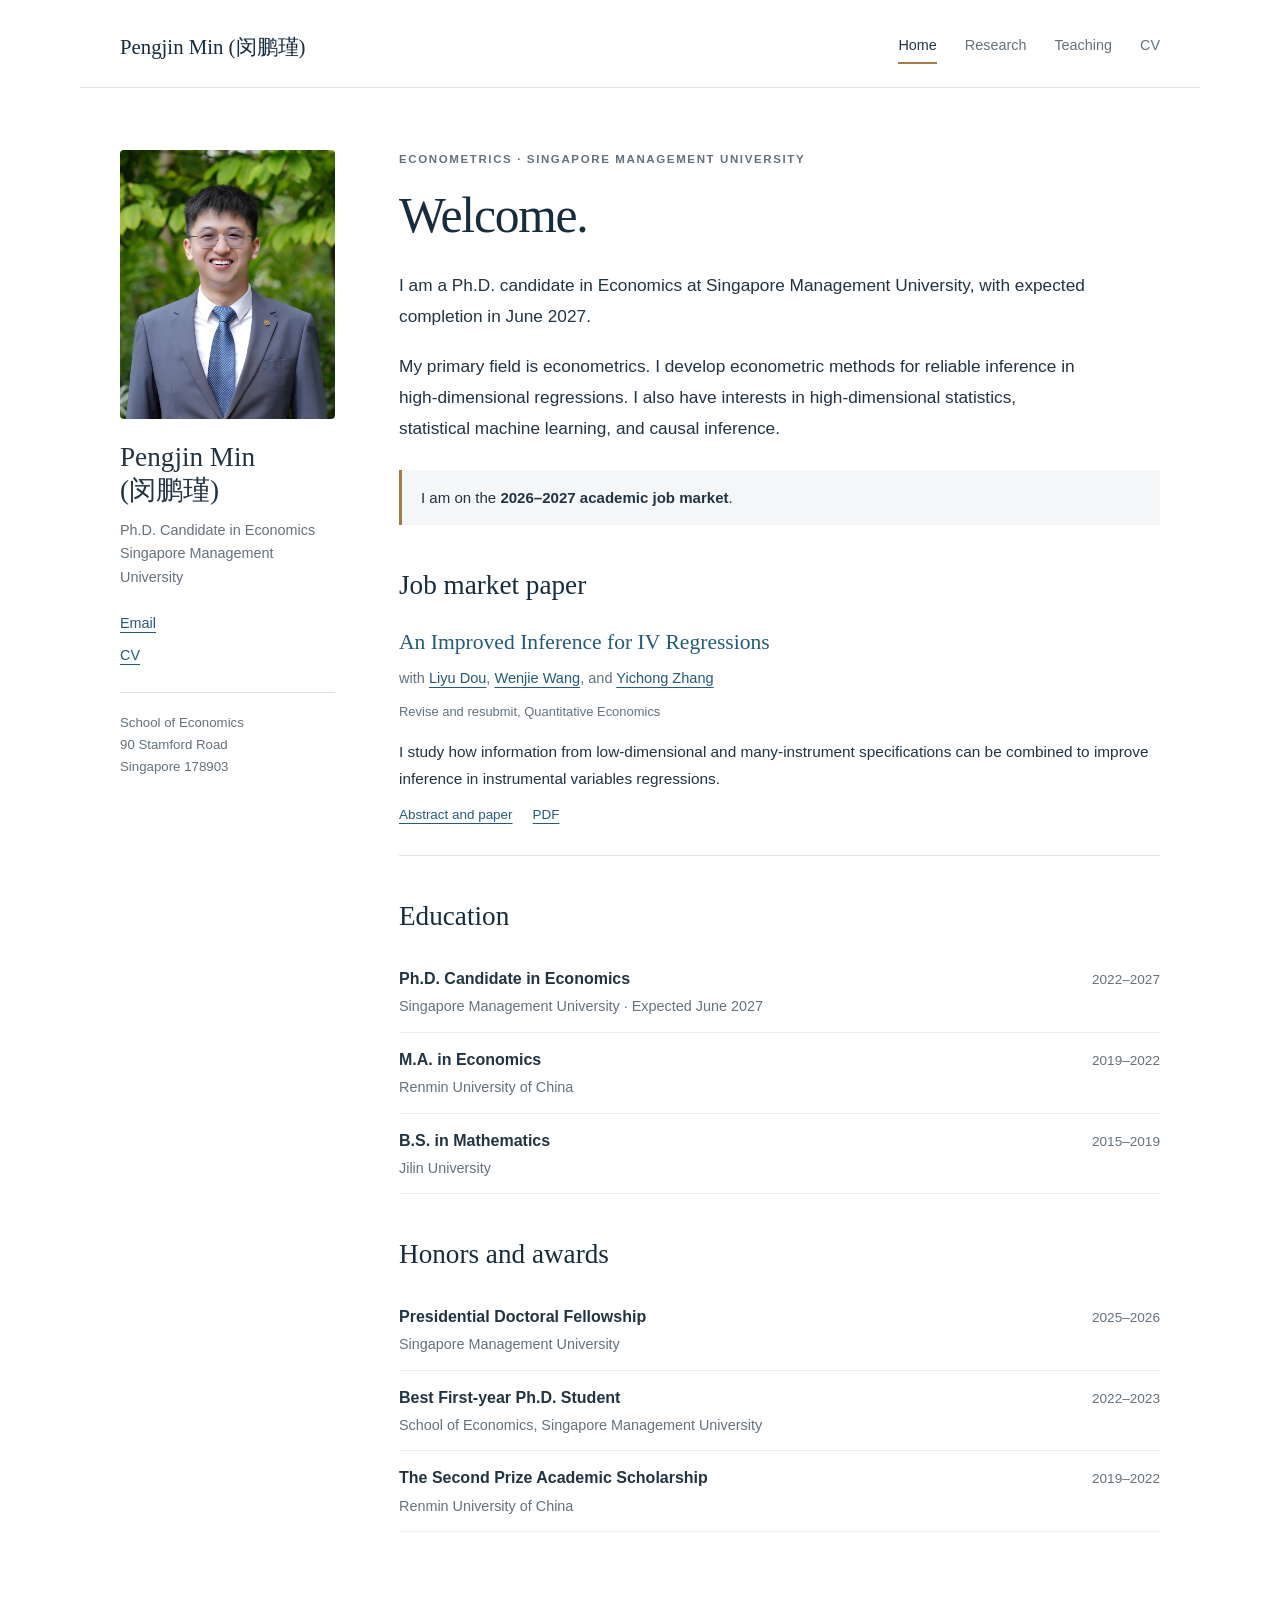
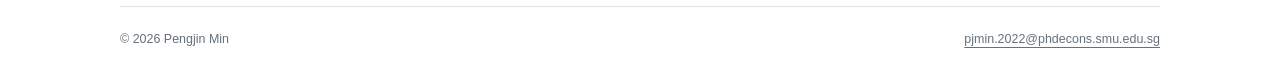
<file: index.html>
<!doctype html>
<html lang="en">
<head>
  <meta charset="utf-8">
  <meta name="viewport" content="width=device-width,initial-scale=1">
  <title>Home | Pengjin Min</title>
  <meta name="description" content="Pengjin Min is a Ph.D. candidate in Economics at Singapore Management University. Research in econometrics, high-dimensional statistics, statistical machine learning, and causal inference.">
  <meta name="theme-color" content="#223342">
  <link rel="canonical" href="https://minpj1997.github.io/">
  <meta property="og:type" content="website">
  <meta property="og:title" content="Home | Pengjin Min">
  <meta property="og:description" content="Pengjin Min is a Ph.D. candidate in Economics at Singapore Management University. Research in econometrics, high-dimensional statistics, statistical machine learning, and causal inference.">
  <meta property="og:url" content="https://minpj1997.github.io/">
  <link rel="stylesheet" href="assets/style.css">
  <link rel="icon" href="assets/favicon.svg" type="image/svg+xml">
  <script type="application/ld+json">{"@context": "https://schema.org", "@type": "Person", "name": "Pengjin Min", "url": "https://minpj1997.github.io/", "jobTitle": "Ph.D. Candidate in Economics", "affiliation": {"@type": "CollegeOrUniversity", "name": "Singapore Management University"}, "email": "mailto:pjmin.2022@phdecons.smu.edu.sg"}</script>
  
</head>
<body>
  <a class="skip" href="#main">Skip to content</a>
  <header class="site-header"><a class="wordmark" href="index.html">Pengjin Min (闵鹏瑾)</a><nav class="nav" aria-label="Main navigation"><a href="index.html" aria-current="page">Home</a><a href="research.html">Research</a><a href="teaching.html">Teaching</a><a href="files/Pengjin_Min_CV.pdf">CV</a></nav></header>
  <div class="layout">
    <aside class="profile" aria-label="Profile and contact">
      <img class="profile-photo" src="assets/pengjin-min.jpg" alt="Portrait of Pengjin Min" width="800" height="1200" decoding="async">
      <p class="profile-name">Pengjin Min <span style="white-space:nowrap">(闵鹏瑾)</span></p>
      <p class="role">Ph.D. Candidate in Economics<br>Singapore Management University</p>
      <ul><li><a href="mailto:pjmin.2022@phdecons.smu.edu.sg">Email</a></li><li><a href="files/Pengjin_Min_CV.pdf">CV</a></li></ul>
      <p class="contact-address">School of Economics<br>90 Stamford Road<br>Singapore 178903</p>
    </aside>
    <main id="main"><p class="kicker">Econometrics · Singapore Management University</p>
<h1>Welcome.</h1>
<div class="intro"><p>I am a Ph.D. candidate in Economics at Singapore Management University, with expected completion in June 2027.</p><p>My primary field is econometrics. I develop econometric methods for reliable inference in high-dimensional regressions. I also have interests in high-dimensional statistics, statistical machine learning, and causal inference.</p></div>
<div class="market"><p>I am on the <strong>2026–2027 academic job market</strong>.</p></div>
<h2>Job market paper</h2>
<article class="paper"><h3><a href="papers/iv-inference.html">An Improved Inference for IV Regressions</a></h3><p class="coauthors">with <a href="https://sites.google.com/view/liyudou/">Liyu Dou</a>, <a href="https://sites.google.com/site/wenjiemetrics/home">Wenjie Wang</a>, and <a href="https://sites.google.com/site/yichongzhang86/">Yichong Zhang</a></p><p class="status">Revise and resubmit, Quantitative Economics</p><p class="paper-summary">I study how information from low-dimensional and many-instrument specifications can be combined to improve inference in instrumental variables regressions.</p><div class="paper-links"><a href="papers/iv-inference.html">Abstract and paper</a><a href="https://arxiv.org/pdf/2506.23816">PDF</a></div></article>
<h2>Education</h2><div class="entry"><div><strong>Ph.D. Candidate in Economics</strong><p>Singapore Management University · Expected June 2027</p></div><time>2022–2027</time></div><div class="entry"><div><strong>M.A. in Economics</strong><p>Renmin University of China</p></div><time>2019–2022</time></div><div class="entry"><div><strong>B.S. in Mathematics</strong><p>Jilin University</p></div><time>2015–2019</time></div><h2>Honors and awards</h2><div class="entry"><div><strong>Presidential Doctoral Fellowship</strong><p>Singapore Management University</p></div><time>2025–2026</time></div><div class="entry"><div><strong>Best First-year Ph.D. Student</strong><p>School of Economics, Singapore Management University</p></div><time>2022–2023</time></div><div class="entry"><div><strong>The Second Prize Academic Scholarship</strong><p>Renmin University of China</p></div><time>2019–2022</time></div></main>
  </div>
  <footer class="site-footer"><span>© 2026 Pengjin Min</span><a href="mailto:pjmin.2022@phdecons.smu.edu.sg">pjmin.2022@phdecons.smu.edu.sg</a></footer>
</body>
</html>
</file>
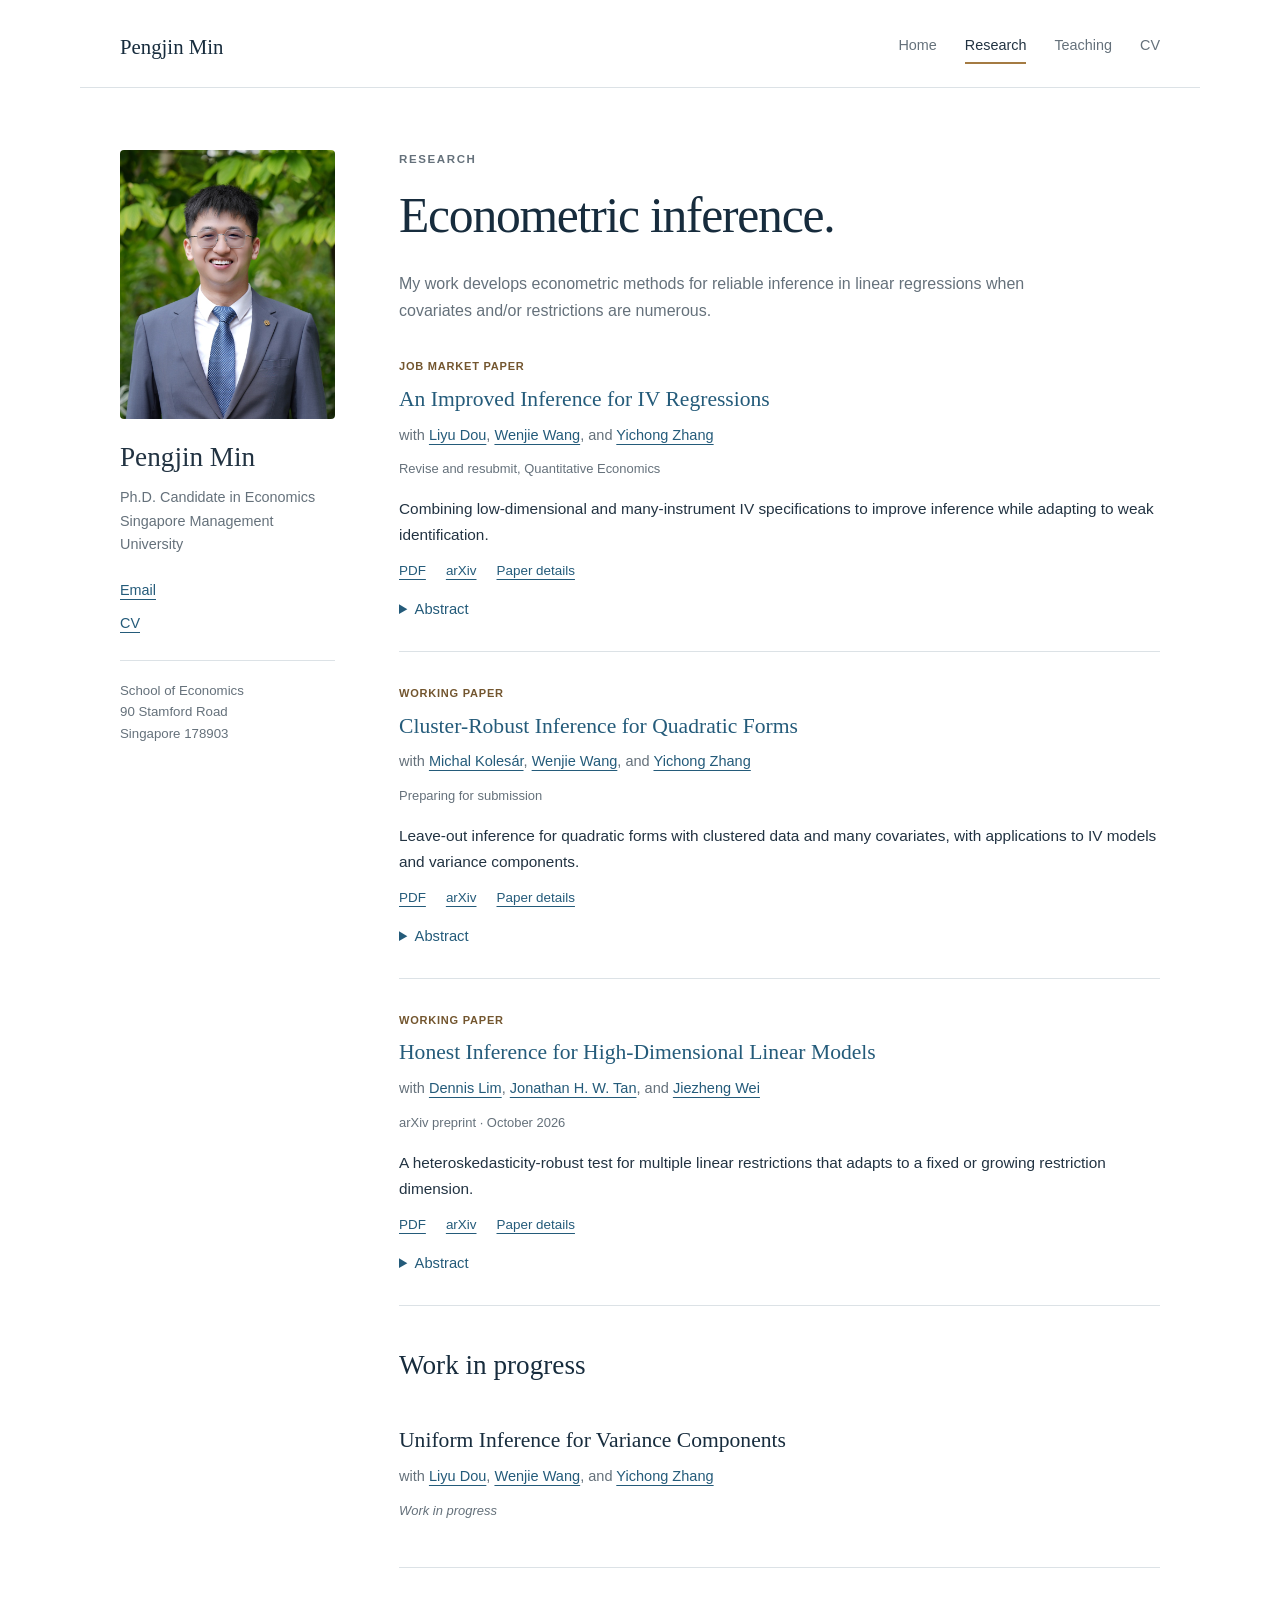
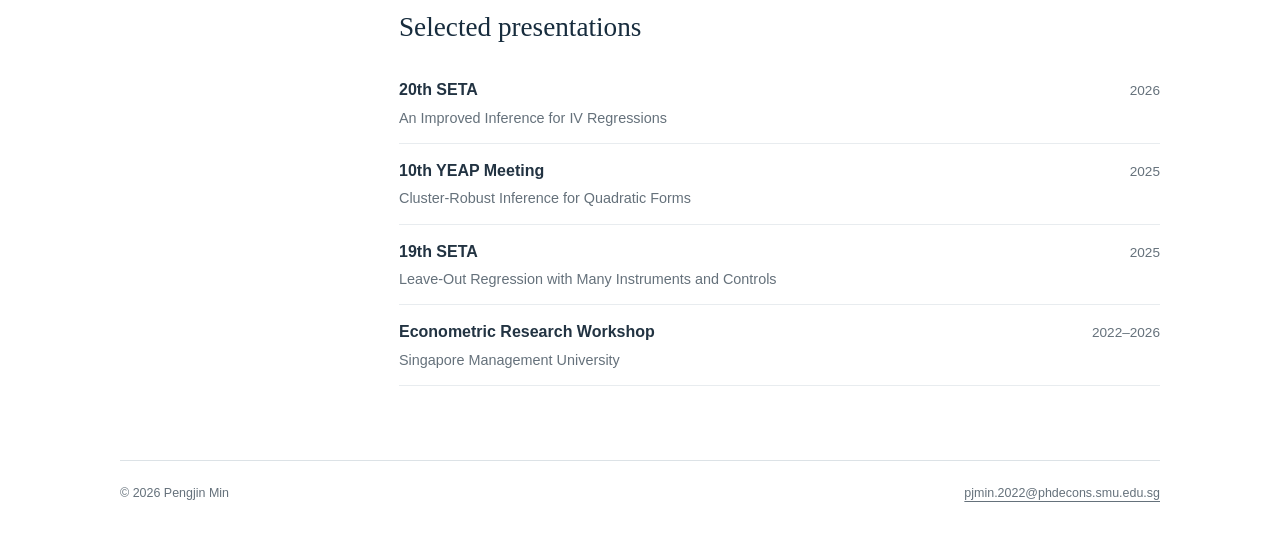
<file: research.html>
<!doctype html>
<html lang="en">
<head>
  <meta charset="utf-8">
  <meta name="viewport" content="width=device-width,initial-scale=1">
  <title>Research | Pengjin Min</title>
  <meta name="description" content="Pengjin Min is a Ph.D. candidate in Economics at Singapore Management University. Research in econometrics, high-dimensional statistics, statistical machine learning, and causal inference.">
  <meta name="theme-color" content="#223342">
  <link rel="canonical" href="https://minpj1997.github.io/research.html">
  <meta property="og:type" content="website">
  <meta property="og:title" content="Research | Pengjin Min">
  <meta property="og:description" content="Pengjin Min is a Ph.D. candidate in Economics at Singapore Management University. Research in econometrics, high-dimensional statistics, statistical machine learning, and causal inference.">
  <meta property="og:url" content="https://minpj1997.github.io/research.html">
  <link rel="stylesheet" href="assets/style.css">
  <link rel="icon" href="assets/favicon.svg" type="image/svg+xml">
  <script type="application/ld+json">{"@context": "https://schema.org", "@type": "Person", "name": "Pengjin Min", "url": "https://minpj1997.github.io/", "jobTitle": "Ph.D. Candidate in Economics", "affiliation": {"@type": "CollegeOrUniversity", "name": "Singapore Management University"}, "email": "mailto:pjmin.2022@phdecons.smu.edu.sg"}</script>
  
</head>
<body>
  <a class="skip" href="#main">Skip to content</a>
  <header class="site-header"><a class="wordmark" href="index.html">Pengjin Min</a><nav class="nav" aria-label="Main navigation"><a href="index.html">Home</a><a href="research.html" aria-current="page">Research</a><a href="teaching.html">Teaching</a><a href="files/Pengjin_Min_CV.pdf">CV</a></nav></header>
  <div class="layout">
    <aside class="profile" aria-label="Profile and contact">
      <img class="profile-photo" src="assets/pengjin-min.jpg" alt="Portrait of Pengjin Min" width="800" height="1200" decoding="async">
      <p class="profile-name">Pengjin Min</p>
      <p class="role">Ph.D. Candidate in Economics<br>Singapore Management University</p>
      <ul><li><a href="mailto:pjmin.2022@phdecons.smu.edu.sg">Email</a></li><li><a href="files/Pengjin_Min_CV.pdf">CV</a></li></ul>
      <p class="contact-address">School of Economics<br>90 Stamford Road<br>Singapore 178903</p>
    </aside>
    <main id="main"><p class="kicker">Research</p><h1>Econometric inference.</h1><p class="section-lead">My work develops econometric methods for reliable inference in linear regressions when covariates and/or restrictions are numerous.</p><article class="paper" id="iv-inference"><span class="tag">Job market paper</span><h2><a href="papers/iv-inference.html">An Improved Inference for IV Regressions</a></h2><p class="coauthors">with <a href="https://sites.google.com/view/liyudou/">Liyu Dou</a>, <a href="https://sites.google.com/site/wenjiemetrics/home">Wenjie Wang</a>, and <a href="https://sites.google.com/site/yichongzhang86/">Yichong Zhang</a></p><p class="status">Revise and resubmit, Quantitative Economics</p><p class="paper-summary">Combining low-dimensional and many-instrument IV specifications to improve inference while adapting to weak identification.</p><div class="paper-links"><a href="https://arxiv.org/pdf/2506.23816">PDF</a><a href="https://arxiv.org/abs/2506.23816">arXiv</a><a href="papers/iv-inference.html">Paper details</a></div><details><summary>Abstract</summary><p>Empirical applications of instrumental variables (IV) regressions often involve both low-dimensional and high-dimensional sets of instruments. In Angrist and Krueger (1991), the quarter-of-birth instruments generate a much larger set that includes many interaction-based technical instruments; in shift-share designs considered in Goldsmith-Pinkham, Sorkin, and Swift (2020), a single IV aggregates many underlying base instruments. To improve inference in such settings, this paper proposes a combination test that integrates low- and high-dimensional IV specifications. The test linearly combines a cluster-robust Wald statistic based on low-dimensional IVs with leave-cluster-out Lagrange multiplier (LM) and Anderson-Rubin (AR) statistics constructed from the many IVs. We establish the joint asymptotic normality of these statistics and show that the proposed test is asymptotically optimal within a broad class of tests. The procedure yields costless efficiency improvements, automatically adapts to weak identification of the many instruments, and provides a practical rule of thumb for assessing these gains.</p></details></article><article class="paper" id="quadratic-forms"><span class="tag">Working paper</span><h2><a href="papers/quadratic-forms.html">Cluster-Robust Inference for Quadratic Forms</a></h2><p class="coauthors">with <a href="https://www.princeton.edu/~mkolesar/">Michal Kolesár</a>, <a href="https://sites.google.com/site/wenjiemetrics/home">Wenjie Wang</a>, and <a href="https://sites.google.com/site/yichongzhang86/">Yichong Zhang</a></p><p class="status">Preparing for submission</p><p class="paper-summary">Leave-out inference for quadratic forms with clustered data and many covariates, with applications to IV models and variance components.</p><div class="paper-links"><a href="https://arxiv.org/pdf/2602.13537">PDF</a><a href="https://arxiv.org/abs/2602.13537">arXiv</a><a href="papers/quadratic-forms.html">Paper details</a></div><details><summary>Abstract</summary><p>We study inference for quadratic forms of regression coefficients with many covariates. We develop a unifying framework that allows for clustering with diverging cluster sizes, and covers design-based inference on treatment effects, model-based inference on variance components, testing many linear restrictions, and instrumental variables models with many instruments and controls. We show that, in the presence of many controls, existing methods do not yield valid inference in the design-based setting. We develop a novel jackknife variance estimator that yields valid, but conservative inference, and a leave-three-cluster-out estimator that is more computationally involved but is asymptotically exact, up to a nonnegative heterogeneity term that cannot be avoided. For the model-based applications, we propose a different jackknife variance estimator that leads to conservative inference in general, but is asymptotically exact if the number of controls grows more slowly than the sample size. A leave-three-cluster-out variance estimator is asymptotically exact. We illustrate our methods in several applications.</p></details></article><article class="paper" id="honest-inference"><span class="tag">Working paper</span><h2><a href="papers/honest-inference.html">Honest Inference for High-Dimensional Linear Models</a></h2><p class="coauthors">with <a href="https://sites.google.com/view/dlgw92/home">Dennis Lim</a>, <a href="https://jhwtan.wixsite.com/home">Jonathan H. W. Tan</a>, and <a href="https://jiezhengwei.github.io/">Jiezheng Wei</a></p><p class="status">arXiv preprint · October 2026</p><p class="paper-summary">A heteroskedasticity-robust test for multiple linear restrictions that adapts to a fixed or growing restriction dimension.</p><div class="paper-links"><a href="https://arxiv.org/pdf/2610.16503">PDF</a><a href="https://arxiv.org/abs/2610.16503">arXiv</a><a href="papers/honest-inference.html">Paper details</a></div><details><summary>Abstract</summary><p>We propose a heteroskedasticity-robust and dimension-adaptive test for multiple linear restrictions in sparse high-dimensional linear regression models. It combines desparsified LASSO estimation with a ridge-regularized quadratic form statistic and critical values that adapt to the restriction dimension. Under stated regularity conditions, our approach is asymptotically valid under a fixed or diverging number of restrictions without specifying the asymptotic regime in advance. Our random-design theory allows independent non-identically distributed covariate rows with marginal sub-Weibull tails and heteroskedastic errors satisfying finite polynomial moments. Monte Carlo simulations demonstrate improved finite-sample size control relative to conventional Wald tests, particularly as the number of restrictions increases.</p></details></article><h2>Work in progress</h2><article class="paper"><h3>Uniform Inference for Variance Components</h3><p class="coauthors">with <a href="https://sites.google.com/view/liyudou/">Liyu Dou</a>, <a href="https://sites.google.com/site/wenjiemetrics/home">Wenjie Wang</a>, and <a href="https://sites.google.com/site/yichongzhang86/">Yichong Zhang</a></p><p class="status"><em>Work in progress</em></p></article><h2>Selected presentations</h2><div class="entry"><div><strong>20th SETA</strong><p>An Improved Inference for IV Regressions</p></div><time>2026</time></div><div class="entry"><div><strong>10th YEAP Meeting</strong><p>Cluster-Robust Inference for Quadratic Forms</p></div><time>2025</time></div><div class="entry"><div><strong>19th SETA</strong><p>Leave-Out Regression with Many Instruments and Controls</p></div><time>2025</time></div><div class="entry"><div><strong>Econometric Research Workshop</strong><p>Singapore Management University</p></div><time>2022–2026</time></div></main>
  </div>
  <footer class="site-footer"><span>© 2026 Pengjin Min</span><a href="mailto:pjmin.2022@phdecons.smu.edu.sg">pjmin.2022@phdecons.smu.edu.sg</a></footer>
</body>
</html>
</file>
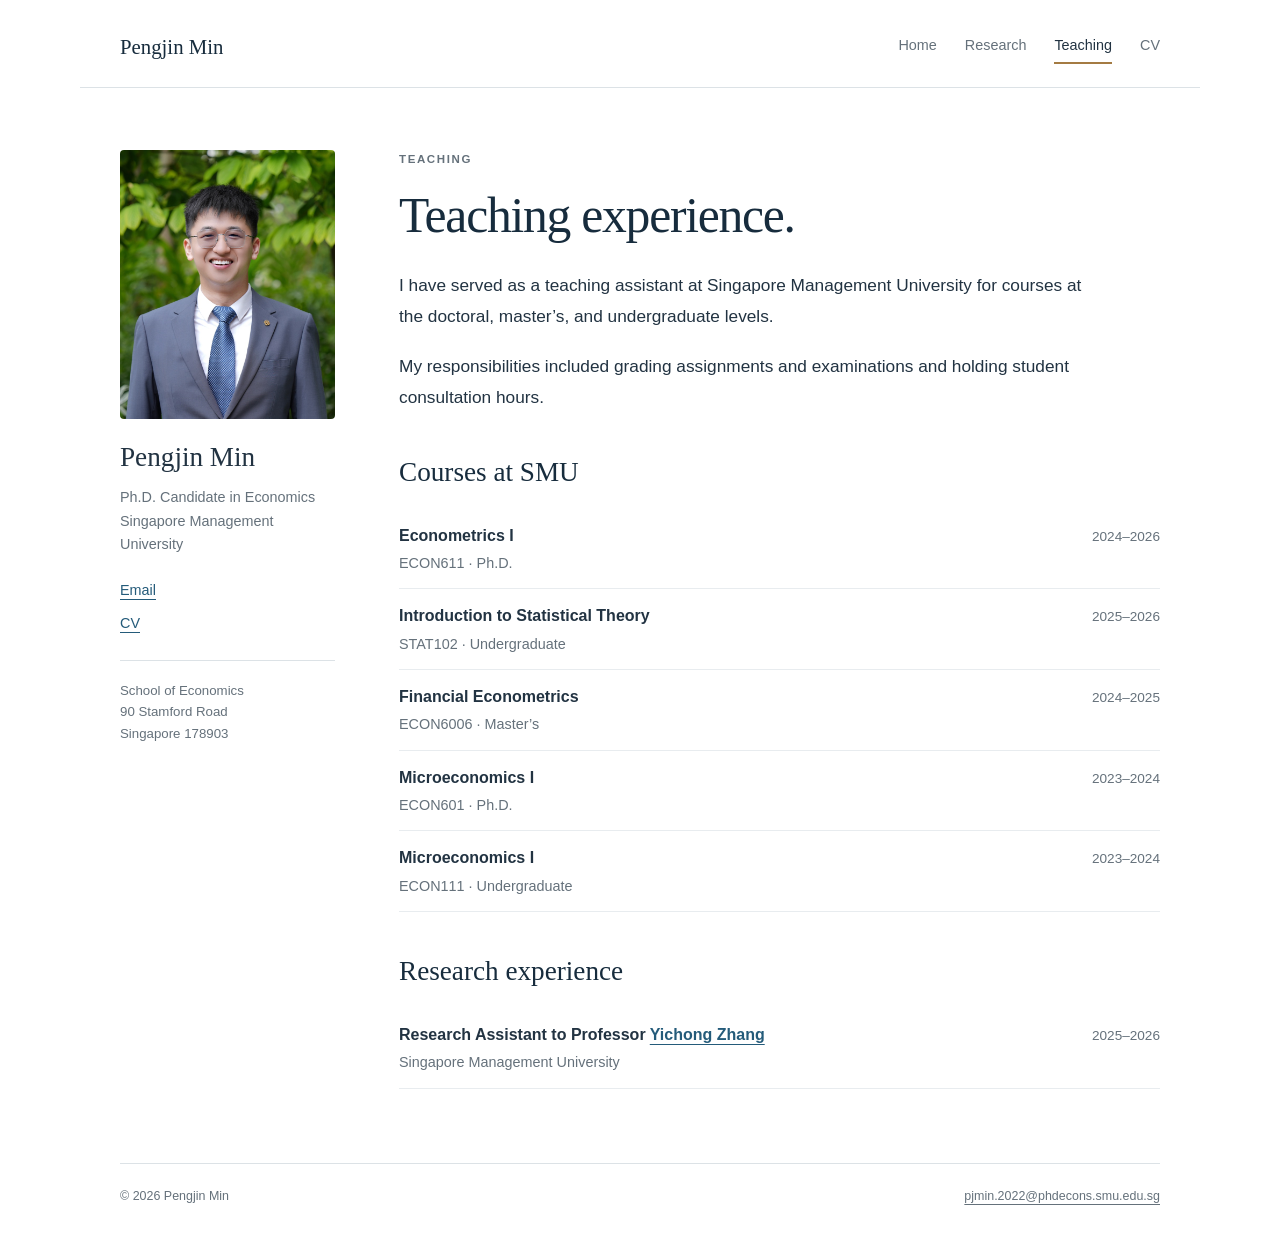
<file: teaching.html>
<!doctype html>
<html lang="en">
<head>
  <meta charset="utf-8">
  <meta name="viewport" content="width=device-width,initial-scale=1">
  <title>Teaching | Pengjin Min</title>
  <meta name="description" content="Pengjin Min is a Ph.D. candidate in Economics at Singapore Management University. Research in econometrics, high-dimensional statistics, statistical machine learning, and causal inference.">
  <meta name="theme-color" content="#223342">
  <link rel="canonical" href="https://minpj1997.github.io/teaching.html">
  <meta property="og:type" content="website">
  <meta property="og:title" content="Teaching | Pengjin Min">
  <meta property="og:description" content="Pengjin Min is a Ph.D. candidate in Economics at Singapore Management University. Research in econometrics, high-dimensional statistics, statistical machine learning, and causal inference.">
  <meta property="og:url" content="https://minpj1997.github.io/teaching.html">
  <link rel="stylesheet" href="assets/style.css">
  <link rel="icon" href="assets/favicon.svg" type="image/svg+xml">
  <script type="application/ld+json">{"@context": "https://schema.org", "@type": "Person", "name": "Pengjin Min", "url": "https://minpj1997.github.io/", "jobTitle": "Ph.D. Candidate in Economics", "affiliation": {"@type": "CollegeOrUniversity", "name": "Singapore Management University"}, "email": "mailto:pjmin.2022@phdecons.smu.edu.sg"}</script>
  
</head>
<body>
  <a class="skip" href="#main">Skip to content</a>
  <header class="site-header"><a class="wordmark" href="index.html">Pengjin Min</a><nav class="nav" aria-label="Main navigation"><a href="index.html">Home</a><a href="research.html">Research</a><a href="teaching.html" aria-current="page">Teaching</a><a href="files/Pengjin_Min_CV.pdf">CV</a></nav></header>
  <div class="layout">
    <aside class="profile" aria-label="Profile and contact">
      <img class="profile-photo" src="assets/pengjin-min.jpg" alt="Portrait of Pengjin Min" width="800" height="1200" decoding="async">
      <p class="profile-name">Pengjin Min</p>
      <p class="role">Ph.D. Candidate in Economics<br>Singapore Management University</p>
      <ul><li><a href="mailto:pjmin.2022@phdecons.smu.edu.sg">Email</a></li><li><a href="files/Pengjin_Min_CV.pdf">CV</a></li></ul>
      <p class="contact-address">School of Economics<br>90 Stamford Road<br>Singapore 178903</p>
    </aside>
    <main id="main"><p class="kicker">Teaching</p><h1>Teaching experience.</h1><div class="intro"><p>I have served as a teaching assistant at Singapore Management University for courses at the doctoral, master’s, and undergraduate levels.</p><p>My responsibilities included grading assignments and examinations and holding student consultation hours.</p></div><h2>Courses at SMU</h2><div class="entry"><div><strong>Econometrics I</strong><p>ECON611 · Ph.D.</p></div><time>2024–2026</time></div><div class="entry"><div><strong>Introduction to Statistical Theory</strong><p>STAT102 · Undergraduate</p></div><time>2025–2026</time></div><div class="entry"><div><strong>Financial Econometrics</strong><p>ECON6006 · Master’s</p></div><time>2024–2025</time></div><div class="entry"><div><strong>Microeconomics I</strong><p>ECON601 · Ph.D.</p></div><time>2023–2024</time></div><div class="entry"><div><strong>Microeconomics I</strong><p>ECON111 · Undergraduate</p></div><time>2023–2024</time></div><h2>Research experience</h2><div class="entry"><div><strong>Research Assistant to Professor <a href="https://sites.google.com/site/yichongzhang86/">Yichong Zhang</a></strong><p>Singapore Management University</p></div><time>2025–2026</time></div></main>
  </div>
  <footer class="site-footer"><span>© 2026 Pengjin Min</span><a href="mailto:pjmin.2022@phdecons.smu.edu.sg">pjmin.2022@phdecons.smu.edu.sg</a></footer>
</body>
</html>
</file>
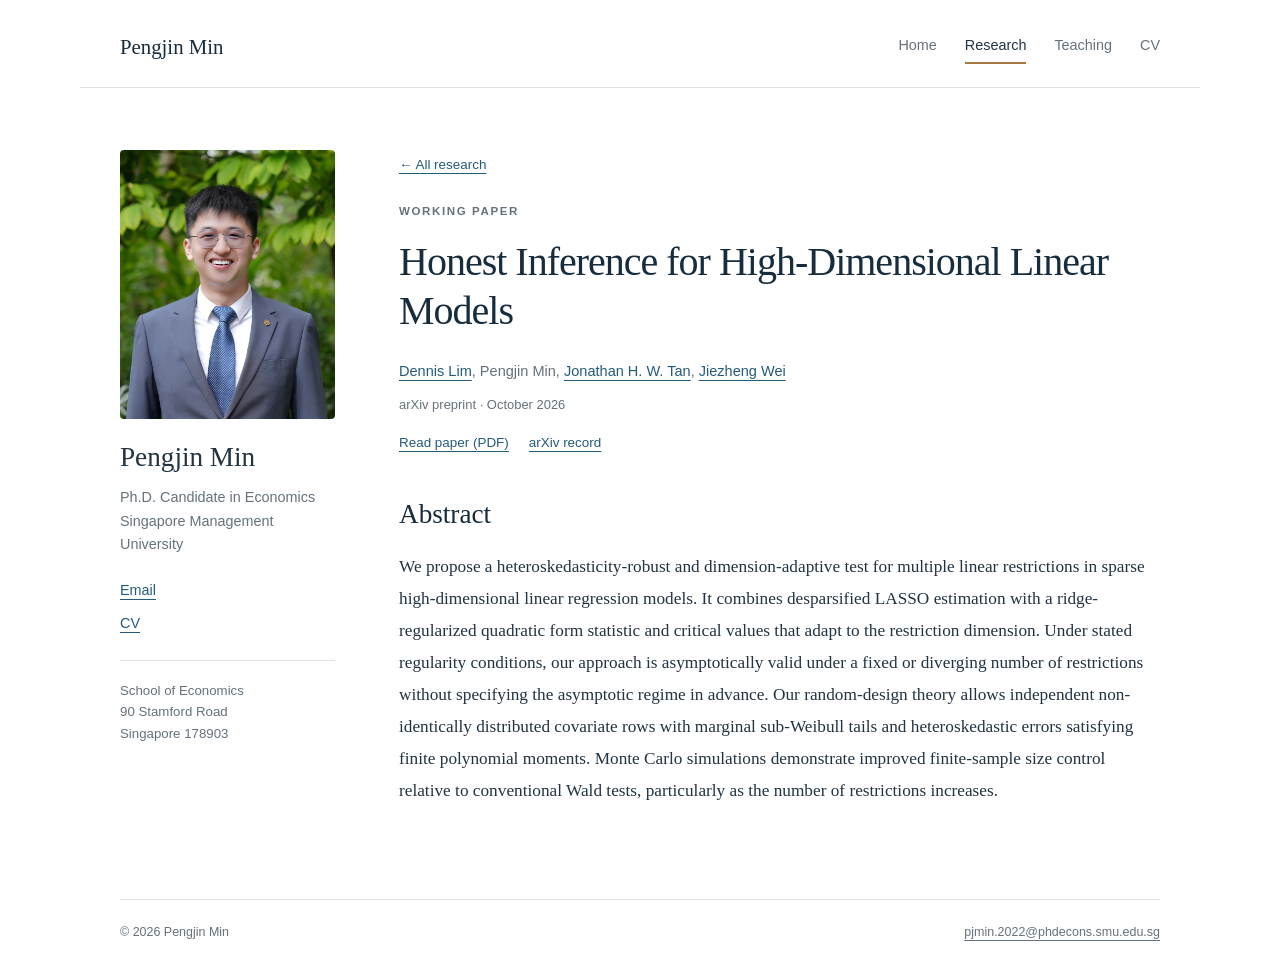
<file: papers/honest-inference.html>
<!doctype html>
<html lang="en">
<head>
  <meta charset="utf-8">
  <meta name="viewport" content="width=device-width,initial-scale=1">
  <title>Honest Inference for High-Dimensional Linear Models | Pengjin Min</title>
  <meta name="description" content="Pengjin Min is a Ph.D. candidate in Economics at Singapore Management University. Research in econometrics, high-dimensional statistics, statistical machine learning, and causal inference.">
  <meta name="theme-color" content="#223342">
  <link rel="canonical" href="https://minpj1997.github.io/papers/honest-inference.html">
  <meta property="og:type" content="website">
  <meta property="og:title" content="Honest Inference for High-Dimensional Linear Models | Pengjin Min">
  <meta property="og:description" content="Pengjin Min is a Ph.D. candidate in Economics at Singapore Management University. Research in econometrics, high-dimensional statistics, statistical machine learning, and causal inference.">
  <meta property="og:url" content="https://minpj1997.github.io/papers/honest-inference.html">
  <link rel="stylesheet" href="../assets/style.css">
  <link rel="icon" href="../assets/favicon.svg" type="image/svg+xml">
  <script type="application/ld+json">{"@context": "https://schema.org", "@type": "Person", "name": "Pengjin Min", "url": "https://minpj1997.github.io/", "jobTitle": "Ph.D. Candidate in Economics", "affiliation": {"@type": "CollegeOrUniversity", "name": "Singapore Management University"}, "email": "mailto:pjmin.2022@phdecons.smu.edu.sg"}</script>
  <meta name="citation_title" content="Honest Inference for High-Dimensional Linear Models">
<meta name="citation_author" content="Dennis Lim">
<meta name="citation_author" content="Pengjin Min">
<meta name="citation_author" content="Jonathan H. W. Tan">
<meta name="citation_author" content="Jiezheng Wei">
<meta name="citation_publication_date" content="2026/10/12">
<meta name="citation_doi" content="10.48550/arXiv.2610.16503">
</head>
<body>
  <a class="skip" href="#main">Skip to content</a>
  <header class="site-header"><a class="wordmark" href="../index.html">Pengjin Min</a><nav class="nav" aria-label="Main navigation"><a href="../index.html">Home</a><a href="../research.html" aria-current="page">Research</a><a href="../teaching.html">Teaching</a><a href="../files/Pengjin_Min_CV.pdf">CV</a></nav></header>
  <div class="layout">
    <aside class="profile" aria-label="Profile and contact">
      <img class="profile-photo" src="../assets/pengjin-min.jpg" alt="Portrait of Pengjin Min" width="800" height="1200" decoding="async">
      <p class="profile-name">Pengjin Min</p>
      <p class="role">Ph.D. Candidate in Economics<br>Singapore Management University</p>
      <ul><li><a href="mailto:pjmin.2022@phdecons.smu.edu.sg">Email</a></li><li><a href="../files/Pengjin_Min_CV.pdf">CV</a></li></ul>
      <p class="contact-address">School of Economics<br>90 Stamford Road<br>Singapore 178903</p>
    </aside>
    <main id="main"><article class="paper-page"><a class="back" href="../research.html">← All research</a><p class="kicker">Working paper</p><h1>Honest Inference for High-Dimensional Linear Models</h1><p class="coauthors"><a href="https://sites.google.com/view/dlgw92/home">Dennis Lim</a>, Pengjin Min, <a href="https://jhwtan.wixsite.com/home">Jonathan H. W. Tan</a>, <a href="https://jiezhengwei.github.io/">Jiezheng Wei</a></p><p class="status">arXiv preprint · October 2026</p><div class="paper-links"><a href="https://arxiv.org/pdf/2610.16503">Read paper (PDF)</a><a href="https://arxiv.org/abs/2610.16503">arXiv record</a></div><h2>Abstract</h2><p class="abstract">We propose a heteroskedasticity-robust and dimension-adaptive test for multiple linear restrictions in sparse high-dimensional linear regression models. It combines desparsified LASSO estimation with a ridge-regularized quadratic form statistic and critical values that adapt to the restriction dimension. Under stated regularity conditions, our approach is asymptotically valid under a fixed or diverging number of restrictions without specifying the asymptotic regime in advance. Our random-design theory allows independent non-identically distributed covariate rows with marginal sub-Weibull tails and heteroskedastic errors satisfying finite polynomial moments. Monte Carlo simulations demonstrate improved finite-sample size control relative to conventional Wald tests, particularly as the number of restrictions increases.</p></article></main>
  </div>
  <footer class="site-footer"><span>© 2026 Pengjin Min</span><a href="mailto:pjmin.2022@phdecons.smu.edu.sg">pjmin.2022@phdecons.smu.edu.sg</a></footer>
</body>
</html>
</file>
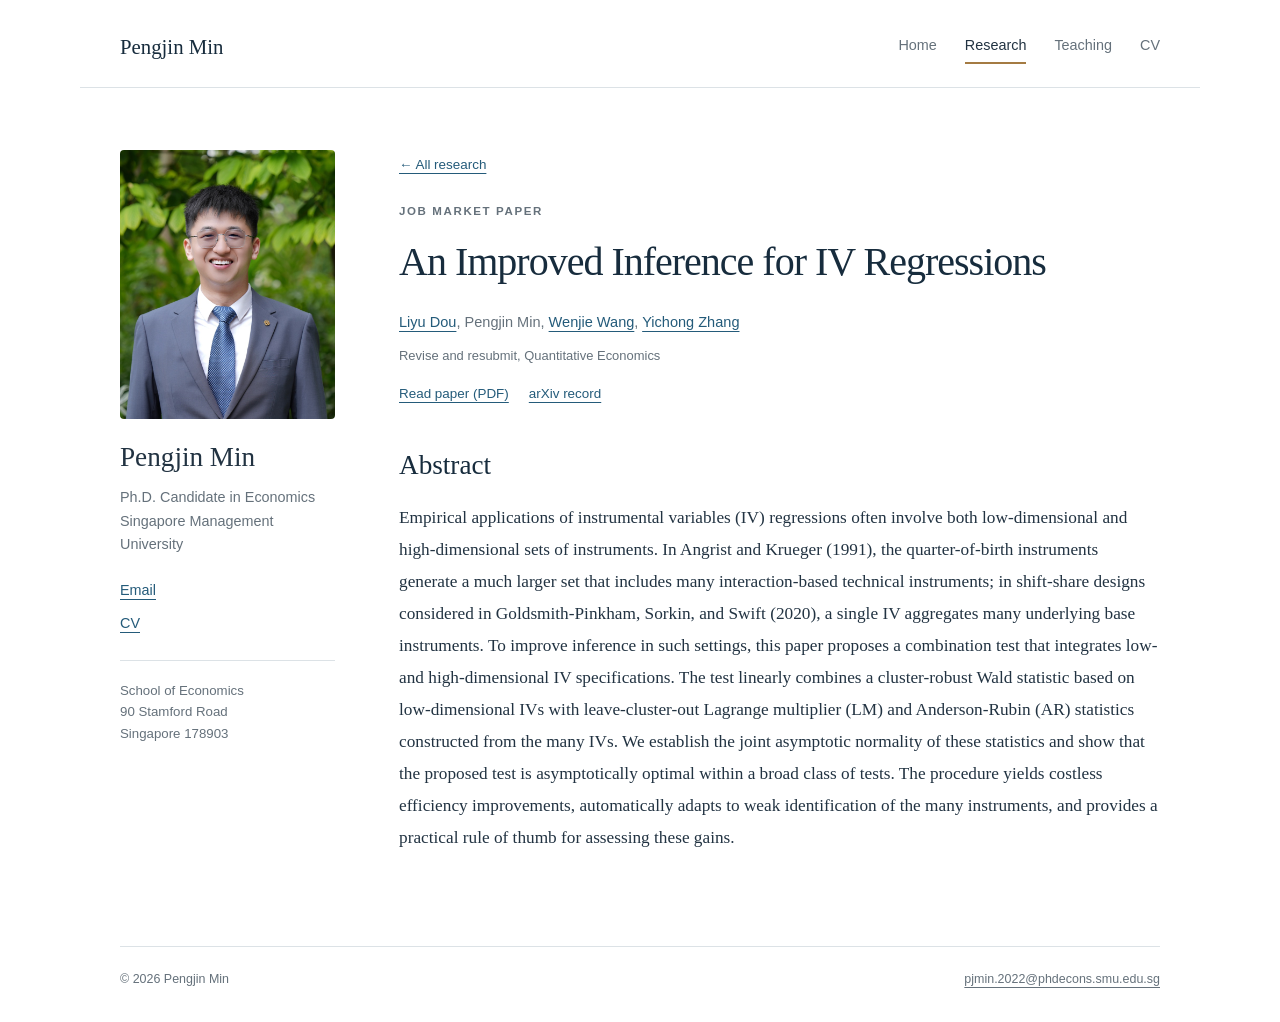
<file: papers/iv-inference.html>
<!doctype html>
<html lang="en">
<head>
  <meta charset="utf-8">
  <meta name="viewport" content="width=device-width,initial-scale=1">
  <title>An Improved Inference for IV Regressions | Pengjin Min</title>
  <meta name="description" content="Pengjin Min is a Ph.D. candidate in Economics at Singapore Management University. Research in econometrics, high-dimensional statistics, statistical machine learning, and causal inference.">
  <meta name="theme-color" content="#223342">
  <link rel="canonical" href="https://minpj1997.github.io/papers/iv-inference.html">
  <meta property="og:type" content="website">
  <meta property="og:title" content="An Improved Inference for IV Regressions | Pengjin Min">
  <meta property="og:description" content="Pengjin Min is a Ph.D. candidate in Economics at Singapore Management University. Research in econometrics, high-dimensional statistics, statistical machine learning, and causal inference.">
  <meta property="og:url" content="https://minpj1997.github.io/papers/iv-inference.html">
  <link rel="stylesheet" href="../assets/style.css">
  <link rel="icon" href="../assets/favicon.svg" type="image/svg+xml">
  <script type="application/ld+json">{"@context": "https://schema.org", "@type": "Person", "name": "Pengjin Min", "url": "https://minpj1997.github.io/", "jobTitle": "Ph.D. Candidate in Economics", "affiliation": {"@type": "CollegeOrUniversity", "name": "Singapore Management University"}, "email": "mailto:pjmin.2022@phdecons.smu.edu.sg"}</script>
  <meta name="citation_title" content="An Improved Inference for IV Regressions">
<meta name="citation_author" content="Liyu Dou">
<meta name="citation_author" content="Pengjin Min">
<meta name="citation_author" content="Wenjie Wang">
<meta name="citation_author" content="Yichong Zhang">
<meta name="citation_publication_date" content="2025/06/30">
<meta name="citation_doi" content="10.48550/arXiv.2506.23816">
</head>
<body>
  <a class="skip" href="#main">Skip to content</a>
  <header class="site-header"><a class="wordmark" href="../index.html">Pengjin Min</a><nav class="nav" aria-label="Main navigation"><a href="../index.html">Home</a><a href="../research.html" aria-current="page">Research</a><a href="../teaching.html">Teaching</a><a href="../files/Pengjin_Min_CV.pdf">CV</a></nav></header>
  <div class="layout">
    <aside class="profile" aria-label="Profile and contact">
      <img class="profile-photo" src="../assets/pengjin-min.jpg" alt="Portrait of Pengjin Min" width="800" height="1200" decoding="async">
      <p class="profile-name">Pengjin Min</p>
      <p class="role">Ph.D. Candidate in Economics<br>Singapore Management University</p>
      <ul><li><a href="mailto:pjmin.2022@phdecons.smu.edu.sg">Email</a></li><li><a href="../files/Pengjin_Min_CV.pdf">CV</a></li></ul>
      <p class="contact-address">School of Economics<br>90 Stamford Road<br>Singapore 178903</p>
    </aside>
    <main id="main"><article class="paper-page"><a class="back" href="../research.html">← All research</a><p class="kicker">Job market paper</p><h1>An Improved Inference for IV Regressions</h1><p class="coauthors"><a href="https://sites.google.com/view/liyudou/">Liyu Dou</a>, Pengjin Min, <a href="https://sites.google.com/site/wenjiemetrics/home">Wenjie Wang</a>, <a href="https://sites.google.com/site/yichongzhang86/">Yichong Zhang</a></p><p class="status">Revise and resubmit, Quantitative Economics</p><div class="paper-links"><a href="https://arxiv.org/pdf/2506.23816">Read paper (PDF)</a><a href="https://arxiv.org/abs/2506.23816">arXiv record</a></div><h2>Abstract</h2><p class="abstract">Empirical applications of instrumental variables (IV) regressions often involve both low-dimensional and high-dimensional sets of instruments. In Angrist and Krueger (1991), the quarter-of-birth instruments generate a much larger set that includes many interaction-based technical instruments; in shift-share designs considered in Goldsmith-Pinkham, Sorkin, and Swift (2020), a single IV aggregates many underlying base instruments. To improve inference in such settings, this paper proposes a combination test that integrates low- and high-dimensional IV specifications. The test linearly combines a cluster-robust Wald statistic based on low-dimensional IVs with leave-cluster-out Lagrange multiplier (LM) and Anderson-Rubin (AR) statistics constructed from the many IVs. We establish the joint asymptotic normality of these statistics and show that the proposed test is asymptotically optimal within a broad class of tests. The procedure yields costless efficiency improvements, automatically adapts to weak identification of the many instruments, and provides a practical rule of thumb for assessing these gains.</p></article></main>
  </div>
  <footer class="site-footer"><span>© 2026 Pengjin Min</span><a href="mailto:pjmin.2022@phdecons.smu.edu.sg">pjmin.2022@phdecons.smu.edu.sg</a></footer>
</body>
</html>
</file>
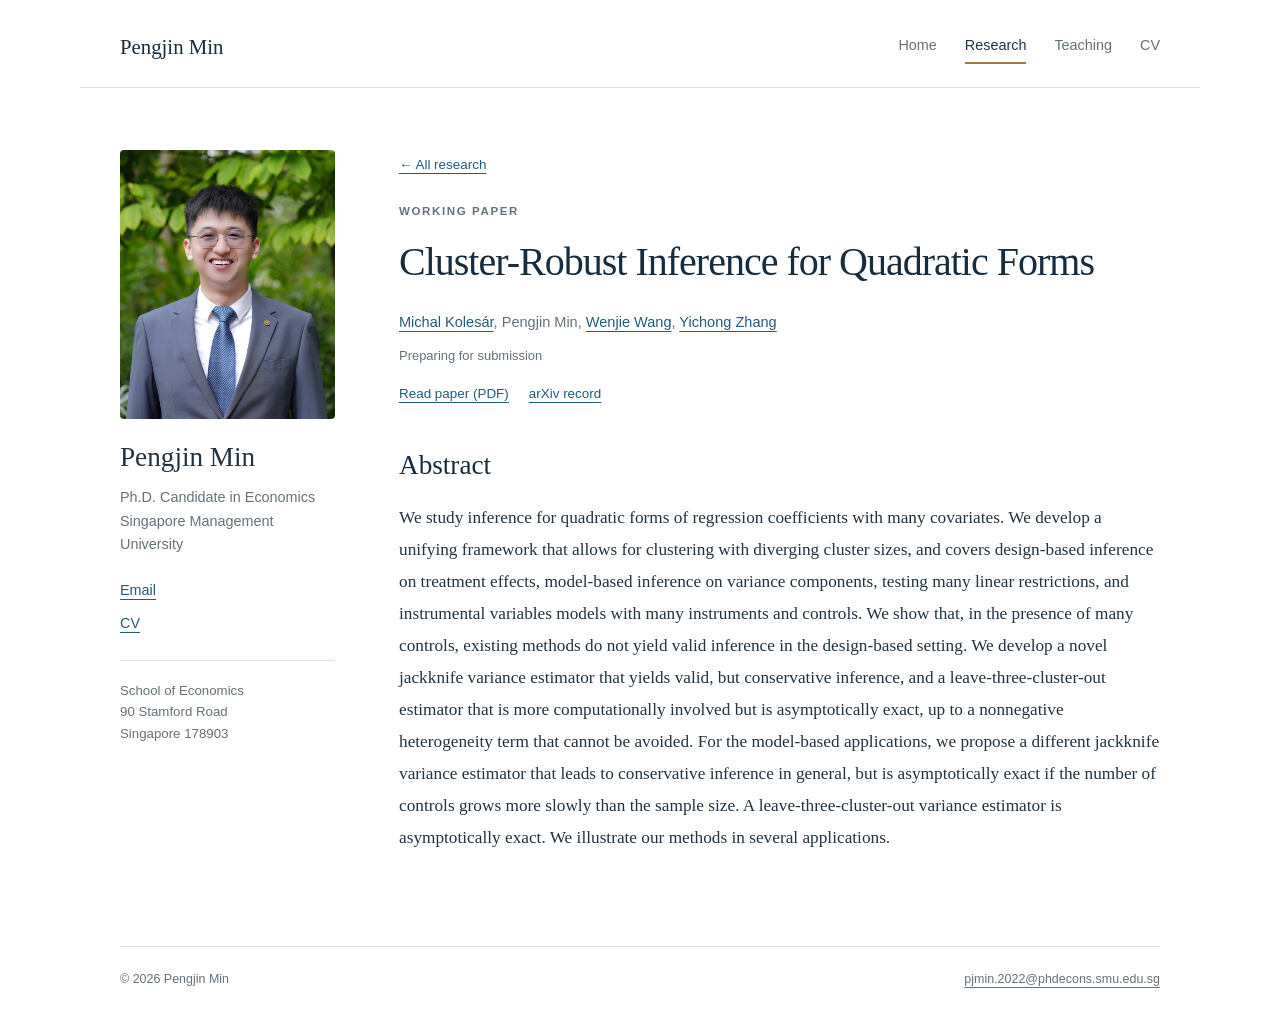
<file: papers/quadratic-forms.html>
<!doctype html>
<html lang="en">
<head>
  <meta charset="utf-8">
  <meta name="viewport" content="width=device-width,initial-scale=1">
  <title>Cluster-Robust Inference for Quadratic Forms | Pengjin Min</title>
  <meta name="description" content="Pengjin Min is a Ph.D. candidate in Economics at Singapore Management University. Research in econometrics, high-dimensional statistics, statistical machine learning, and causal inference.">
  <meta name="theme-color" content="#223342">
  <link rel="canonical" href="https://minpj1997.github.io/papers/quadratic-forms.html">
  <meta property="og:type" content="website">
  <meta property="og:title" content="Cluster-Robust Inference for Quadratic Forms | Pengjin Min">
  <meta property="og:description" content="Pengjin Min is a Ph.D. candidate in Economics at Singapore Management University. Research in econometrics, high-dimensional statistics, statistical machine learning, and causal inference.">
  <meta property="og:url" content="https://minpj1997.github.io/papers/quadratic-forms.html">
  <link rel="stylesheet" href="../assets/style.css">
  <link rel="icon" href="../assets/favicon.svg" type="image/svg+xml">
  <script type="application/ld+json">{"@context": "https://schema.org", "@type": "Person", "name": "Pengjin Min", "url": "https://minpj1997.github.io/", "jobTitle": "Ph.D. Candidate in Economics", "affiliation": {"@type": "CollegeOrUniversity", "name": "Singapore Management University"}, "email": "mailto:pjmin.2022@phdecons.smu.edu.sg"}</script>
  <meta name="citation_title" content="Cluster-Robust Inference for Quadratic Forms">
<meta name="citation_author" content="Michal Kolesár">
<meta name="citation_author" content="Pengjin Min">
<meta name="citation_author" content="Wenjie Wang">
<meta name="citation_author" content="Yichong Zhang">
<meta name="citation_publication_date" content="2026/02/14">
<meta name="citation_doi" content="10.48550/arXiv.2602.13537">
</head>
<body>
  <a class="skip" href="#main">Skip to content</a>
  <header class="site-header"><a class="wordmark" href="../index.html">Pengjin Min</a><nav class="nav" aria-label="Main navigation"><a href="../index.html">Home</a><a href="../research.html" aria-current="page">Research</a><a href="../teaching.html">Teaching</a><a href="../files/Pengjin_Min_CV.pdf">CV</a></nav></header>
  <div class="layout">
    <aside class="profile" aria-label="Profile and contact">
      <img class="profile-photo" src="../assets/pengjin-min.jpg" alt="Portrait of Pengjin Min" width="800" height="1200" decoding="async">
      <p class="profile-name">Pengjin Min</p>
      <p class="role">Ph.D. Candidate in Economics<br>Singapore Management University</p>
      <ul><li><a href="mailto:pjmin.2022@phdecons.smu.edu.sg">Email</a></li><li><a href="../files/Pengjin_Min_CV.pdf">CV</a></li></ul>
      <p class="contact-address">School of Economics<br>90 Stamford Road<br>Singapore 178903</p>
    </aside>
    <main id="main"><article class="paper-page"><a class="back" href="../research.html">← All research</a><p class="kicker">Working paper</p><h1>Cluster-Robust Inference for Quadratic Forms</h1><p class="coauthors"><a href="https://www.princeton.edu/~mkolesar/">Michal Kolesár</a>, Pengjin Min, <a href="https://sites.google.com/site/wenjiemetrics/home">Wenjie Wang</a>, <a href="https://sites.google.com/site/yichongzhang86/">Yichong Zhang</a></p><p class="status">Preparing for submission</p><div class="paper-links"><a href="https://arxiv.org/pdf/2602.13537">Read paper (PDF)</a><a href="https://arxiv.org/abs/2602.13537">arXiv record</a></div><h2>Abstract</h2><p class="abstract">We study inference for quadratic forms of regression coefficients with many covariates. We develop a unifying framework that allows for clustering with diverging cluster sizes, and covers design-based inference on treatment effects, model-based inference on variance components, testing many linear restrictions, and instrumental variables models with many instruments and controls. We show that, in the presence of many controls, existing methods do not yield valid inference in the design-based setting. We develop a novel jackknife variance estimator that yields valid, but conservative inference, and a leave-three-cluster-out estimator that is more computationally involved but is asymptotically exact, up to a nonnegative heterogeneity term that cannot be avoided. For the model-based applications, we propose a different jackknife variance estimator that leads to conservative inference in general, but is asymptotically exact if the number of controls grows more slowly than the sample size. A leave-three-cluster-out variance estimator is asymptotically exact. We illustrate our methods in several applications.</p></article></main>
  </div>
  <footer class="site-footer"><span>© 2026 Pengjin Min</span><a href="mailto:pjmin.2022@phdecons.smu.edu.sg">pjmin.2022@phdecons.smu.edu.sg</a></footer>
</body>
</html>
</file>
<file: assets/style.css>
:root{--ink:#223342;--muted:#65717b;--link:#245b7a;--rule:#dce2e6;--paper:#fff;--wash:#f4f6f7;--accent:#a47b43}
*{box-sizing:border-box}html{scroll-behavior:smooth}body{margin:0;background:var(--paper);color:var(--ink);font-family:-apple-system,BlinkMacSystemFont,"Segoe UI",Arial,sans-serif;font-size:16px;line-height:1.7;-webkit-font-smoothing:antialiased}a{color:var(--link);text-decoration-thickness:1px;text-underline-offset:4px}a:hover{color:#102f45}a:focus-visible,summary:focus-visible{outline:3px solid #9dc4d7;outline-offset:5px}p{margin:0 0 1.15rem}h1,h2,h3{font-family:Georgia,"Times New Roman",serif;font-weight:400;line-height:1.23;color:#172c3d}h1{font-size:clamp(2.3rem,4.5vw,3.1rem);letter-spacing:-.025em;margin:0 0 1.5rem}h2{font-size:1.7rem;margin:2.7rem 0 1.2rem}h3{font-size:1.25rem;margin:0 0 .6rem}ul{padding-left:1.2rem}.skip{position:absolute;left:1rem;top:-80px;background:#fff;padding:.6rem 1rem;z-index:5}.skip:focus{top:1rem}.site-header{max-width:1120px;margin:auto;padding:28px 40px 23px;display:flex;justify-content:space-between;align-items:center;border-bottom:1px solid var(--rule);gap:24px}.wordmark{font-family:Georgia,"Times New Roman",serif;font-size:1.3rem;text-decoration:none;color:#172c3d}.nav{display:flex;flex-wrap:wrap;gap:28px;font-size:.9rem}.nav a{text-decoration:none;color:var(--muted);padding:5px 0}.nav a[aria-current=page]{color:var(--ink);border-bottom:2px solid var(--accent)}.nav a:hover{color:var(--link)}.layout{max-width:1120px;margin:auto;display:grid;grid-template-columns:215px minmax(0,1fr);gap:64px;padding:62px 40px 74px}.profile{font-size:.9rem;line-height:1.65}.profile-photo{display:block;width:100%;height:auto;aspect-ratio:4/5;object-fit:cover;object-position:center 35%;border-radius:4px;margin:0 0 22px}.profile-name{font-family:Georgia,"Times New Roman",serif;font-size:1.7rem;line-height:1.2;color:var(--ink);margin:0 0 12px}.profile .role{margin:0 0 22px;color:var(--muted)}.profile ul{list-style:none;padding:0;margin:0}.profile li{margin:.55rem 0}.profile a{overflow-wrap:anywhere}.profile .contact-address{border-top:1px solid var(--rule);margin-top:24px;padding-top:19px;color:var(--muted);font-size:.83rem}.kicker{font-size:.72rem;font-weight:600;letter-spacing:.14em;text-transform:uppercase;color:var(--muted);margin:0 0 15px}.intro{font-size:1.08rem;line-height:1.8;max-width:690px}.market{padding:15px 19px;background:var(--wash);border-left:3px solid var(--accent);font-size:.94rem;margin:26px 0 29px}.market p{margin:0}.inline-links{display:flex;flex-wrap:wrap;gap:10px 24px;font-size:.9rem;margin:18px 0 0}.section-lead{color:var(--muted);max-width:660px}.paper{padding:26px 0 29px;border-bottom:1px solid var(--rule)}.paper:first-of-type{padding-top:8px}.paper h2,.paper h3{font-size:1.35rem;margin:0 0 .65rem}.paper h3 a,.paper h2 a{text-decoration:none}.paper h3 a:hover,.paper h2 a:hover{text-decoration:underline}.coauthors{color:var(--muted);font-size:.91rem;margin:0 0 .65rem}.status{font-size:.81rem;color:var(--muted);margin:0 0 1rem}.tag{display:inline-block;font-family:-apple-system,BlinkMacSystemFont,"Segoe UI",Arial,sans-serif;color:#73562f;font-size:.69rem;letter-spacing:.07em;text-transform:uppercase;margin-bottom:10px;font-weight:650}.paper-summary{font-size:.96rem;margin-bottom:12px}.paper details{font-size:.92rem;margin-top:14px}.paper summary{color:var(--link);cursor:pointer;width:max-content;max-width:100%}.paper details[open] summary{margin-bottom:14px}.paper details p{color:#44525f;line-height:1.8}.paper-links{display:flex;gap:20px;flex-wrap:wrap;font-size:.84rem}.paper-links a{white-space:nowrap}.entry{display:grid;grid-template-columns:1fr auto;gap:16px;padding:13px 0;border-bottom:1px solid #e8ecef}.entry strong{font-weight:550}.entry p{margin:2px 0 0;color:var(--muted);font-size:.9rem}.entry time{font-size:.85rem;color:var(--muted);white-space:nowrap;padding-top:3px}.small{font-size:.87rem;color:var(--muted)}.paper-page h1{font-size:clamp(1.9rem,3.5vw,2.5rem)}.paper-page .abstract{font-family:Georgia,"Times New Roman",serif;font-size:1.08rem;line-height:1.85}.paper-page .back{display:inline-block;font-size:.84rem;margin-bottom:25px}.site-footer{max-width:1040px;margin:0 auto;padding:22px 0 32px;border-top:1px solid var(--rule);font-size:.78rem;display:flex;justify-content:space-between;gap:20px;color:var(--muted)}.site-footer a{color:var(--muted)}
@media(max-width:850px){.layout{grid-template-columns:185px minmax(0,1fr);gap:36px;padding:44px 28px 58px}.site-header{padding:22px 28px}.site-footer{margin:0 28px}.nav{gap:20px}}
@media(max-width:620px){.site-header{padding:20px 22px;align-items:flex-start;flex-direction:column;gap:12px}.nav{gap:25px;font-size:.88rem}.layout{display:block;padding:33px 22px 48px}.profile{display:grid;grid-template-columns:84px minmax(0,1fr);column-gap:18px;align-items:center;margin-bottom:30px;padding-bottom:26px;border-bottom:1px solid var(--rule)}.profile-photo{grid-column:1;grid-row:1 / span 2;width:84px;height:105px;margin:0}.profile-name{grid-column:2;font-size:1.2rem;margin:0 0 5px;align-self:end;min-width:0}.profile .role{grid-column:2;font-size:.8rem;line-height:1.5;margin:0;align-self:start;min-width:0}.profile ul,.profile .contact-address{display:none}.intro{font-size:1rem}h1{font-size:2.3rem;margin-bottom:1.3rem}h2{margin-top:2.2rem}.entry{gap:9px}.entry time{font-size:.78rem}.site-footer{margin:0 22px;flex-direction:column;gap:5px}.paper-page h1{font-size:1.9rem}.market{padding:14px 16px}.paper{padding:24px 0}.paper-page .abstract{font-size:1rem}}
@media(prefers-reduced-motion:reduce){html{scroll-behavior:auto}}
@media print{.site-header,.profile,.site-footer,.skip,.back{display:none}.layout{display:block;padding:0;max-width:none}body{font-size:11pt}.market{background:none}.paper{break-inside:avoid}a{color:#000}}
</file>
